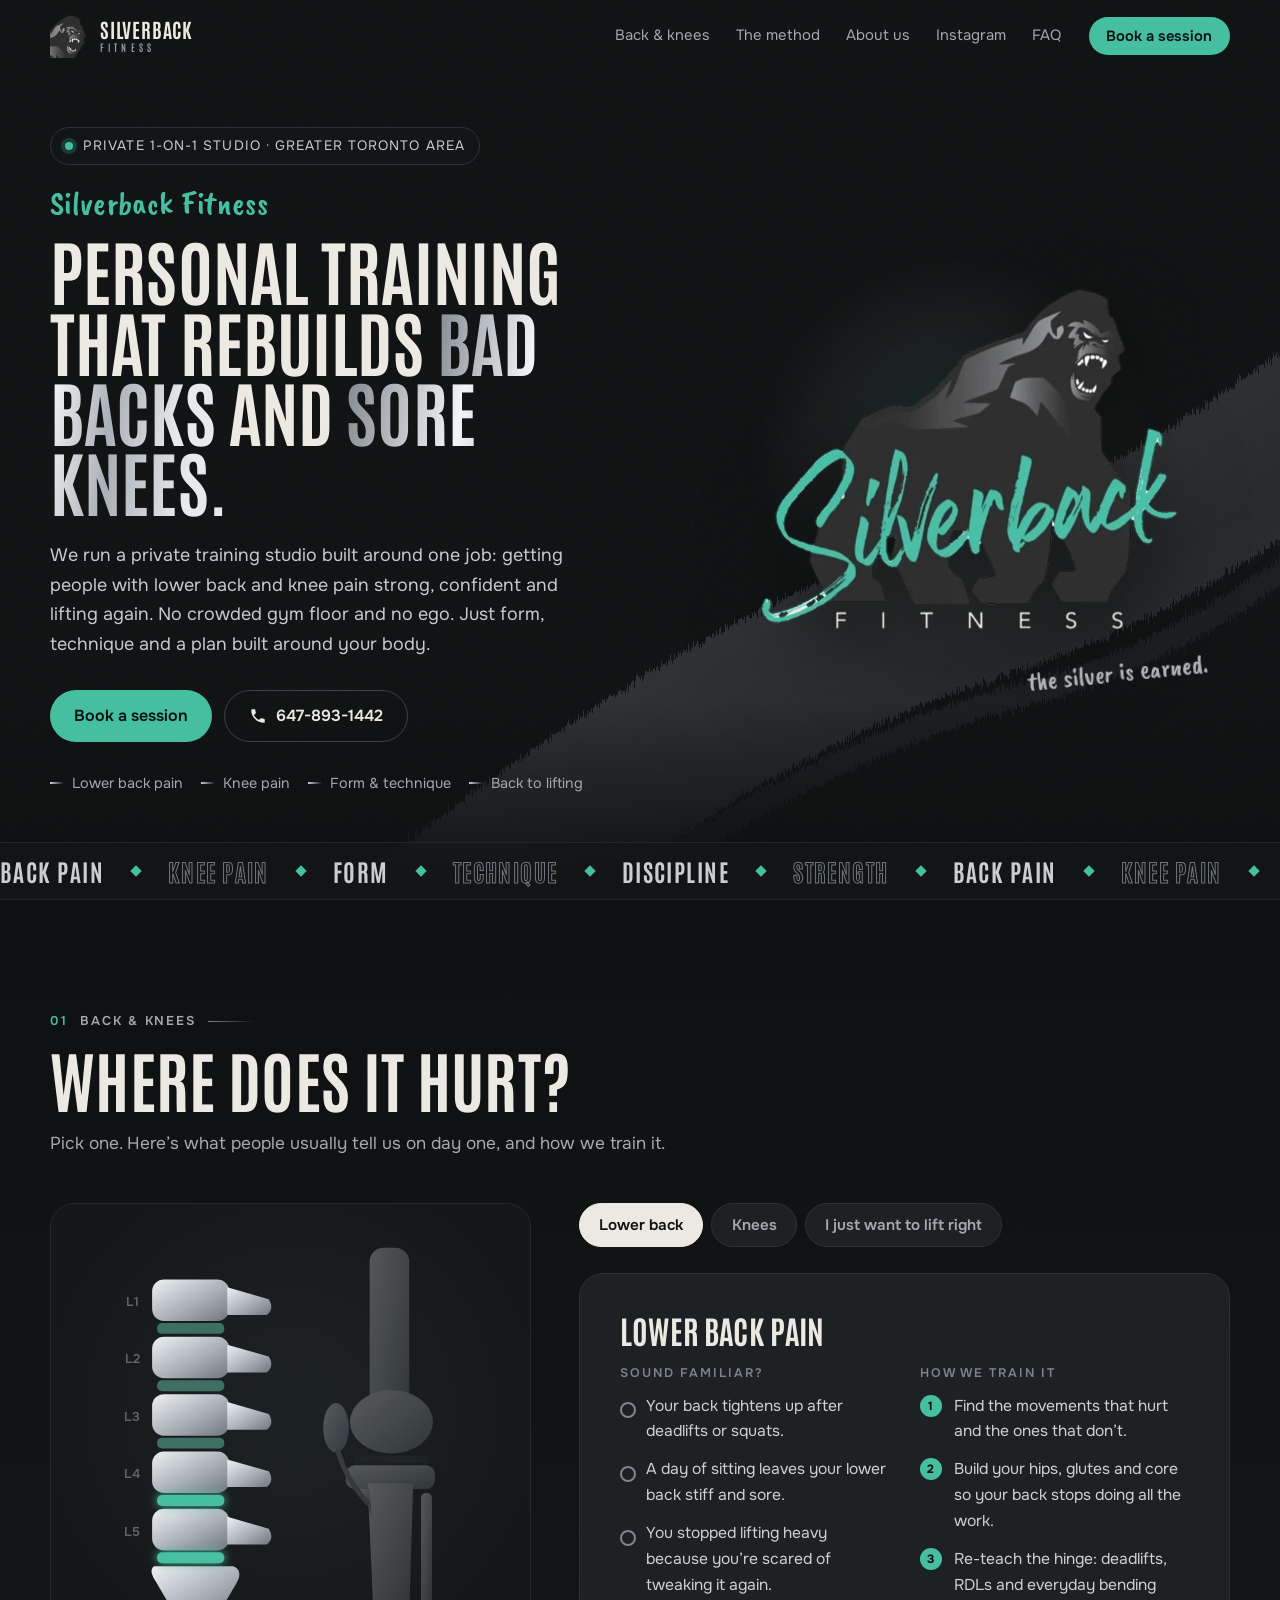
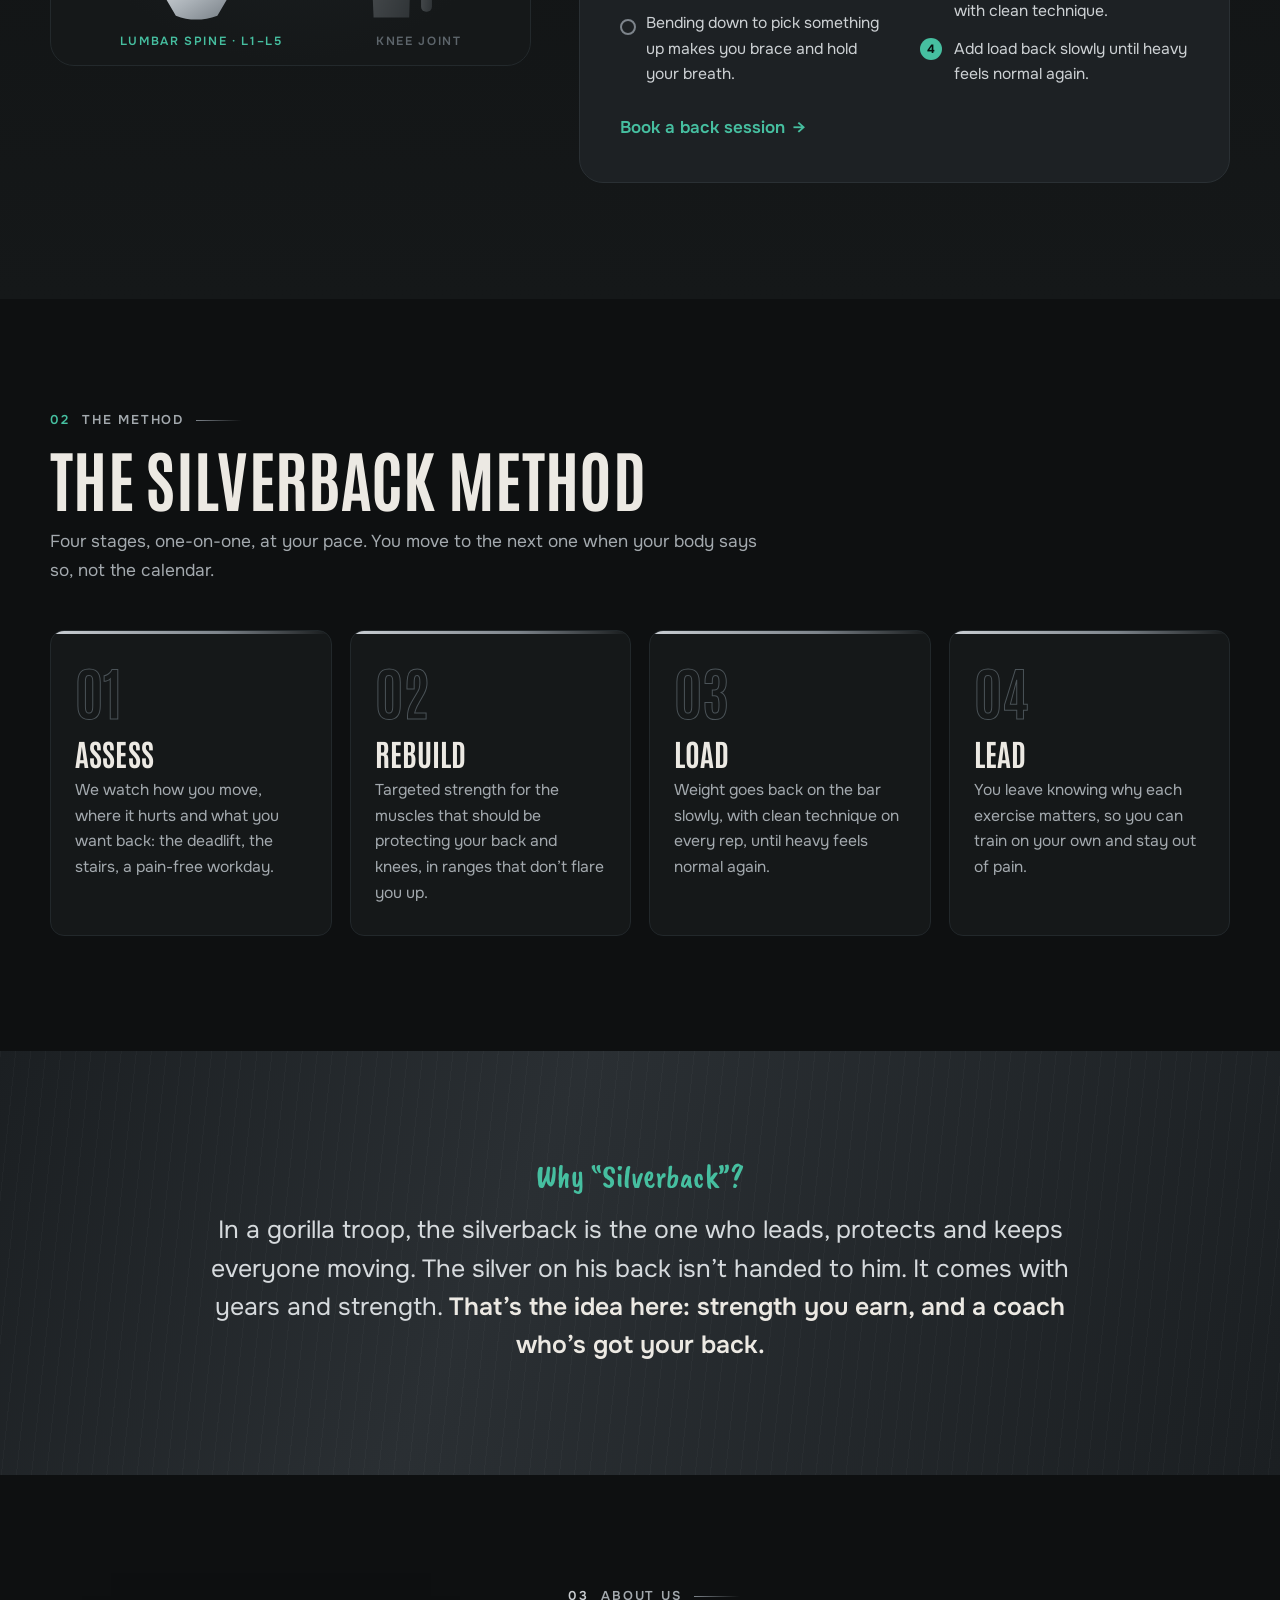
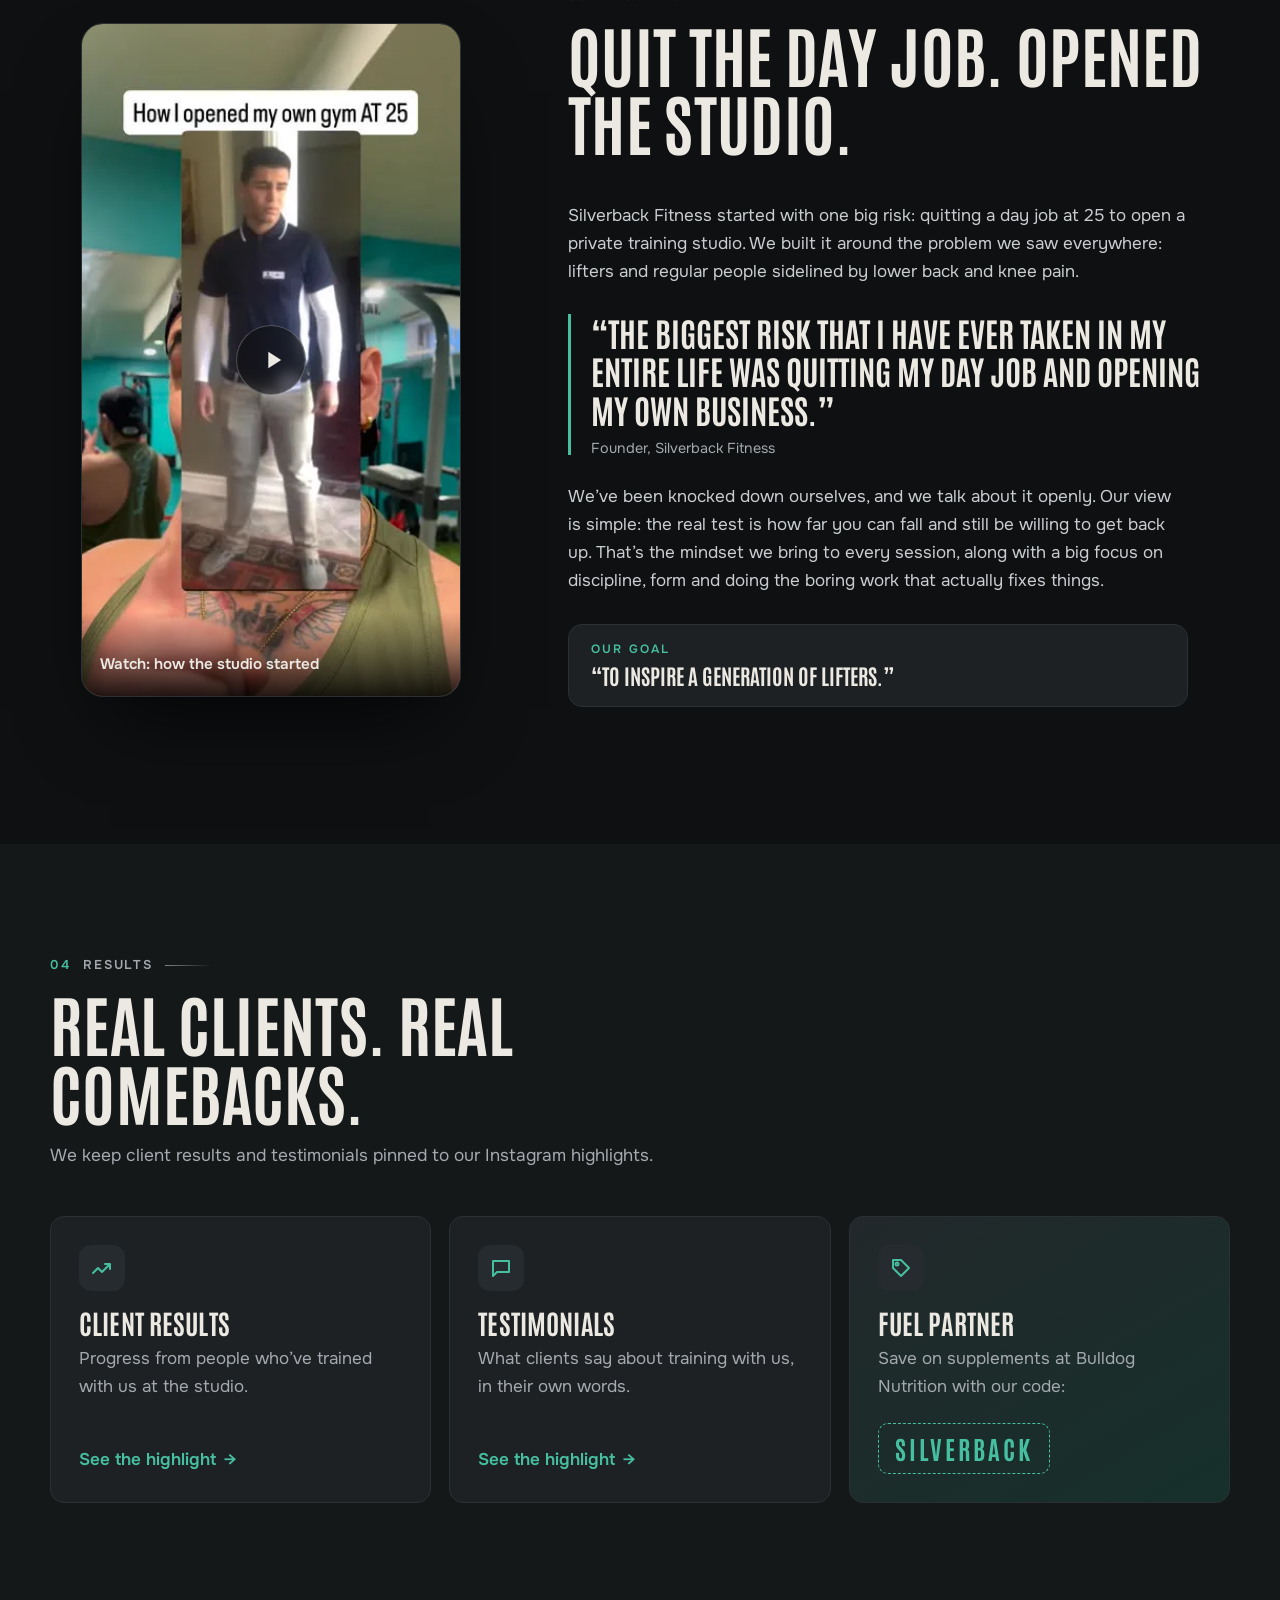
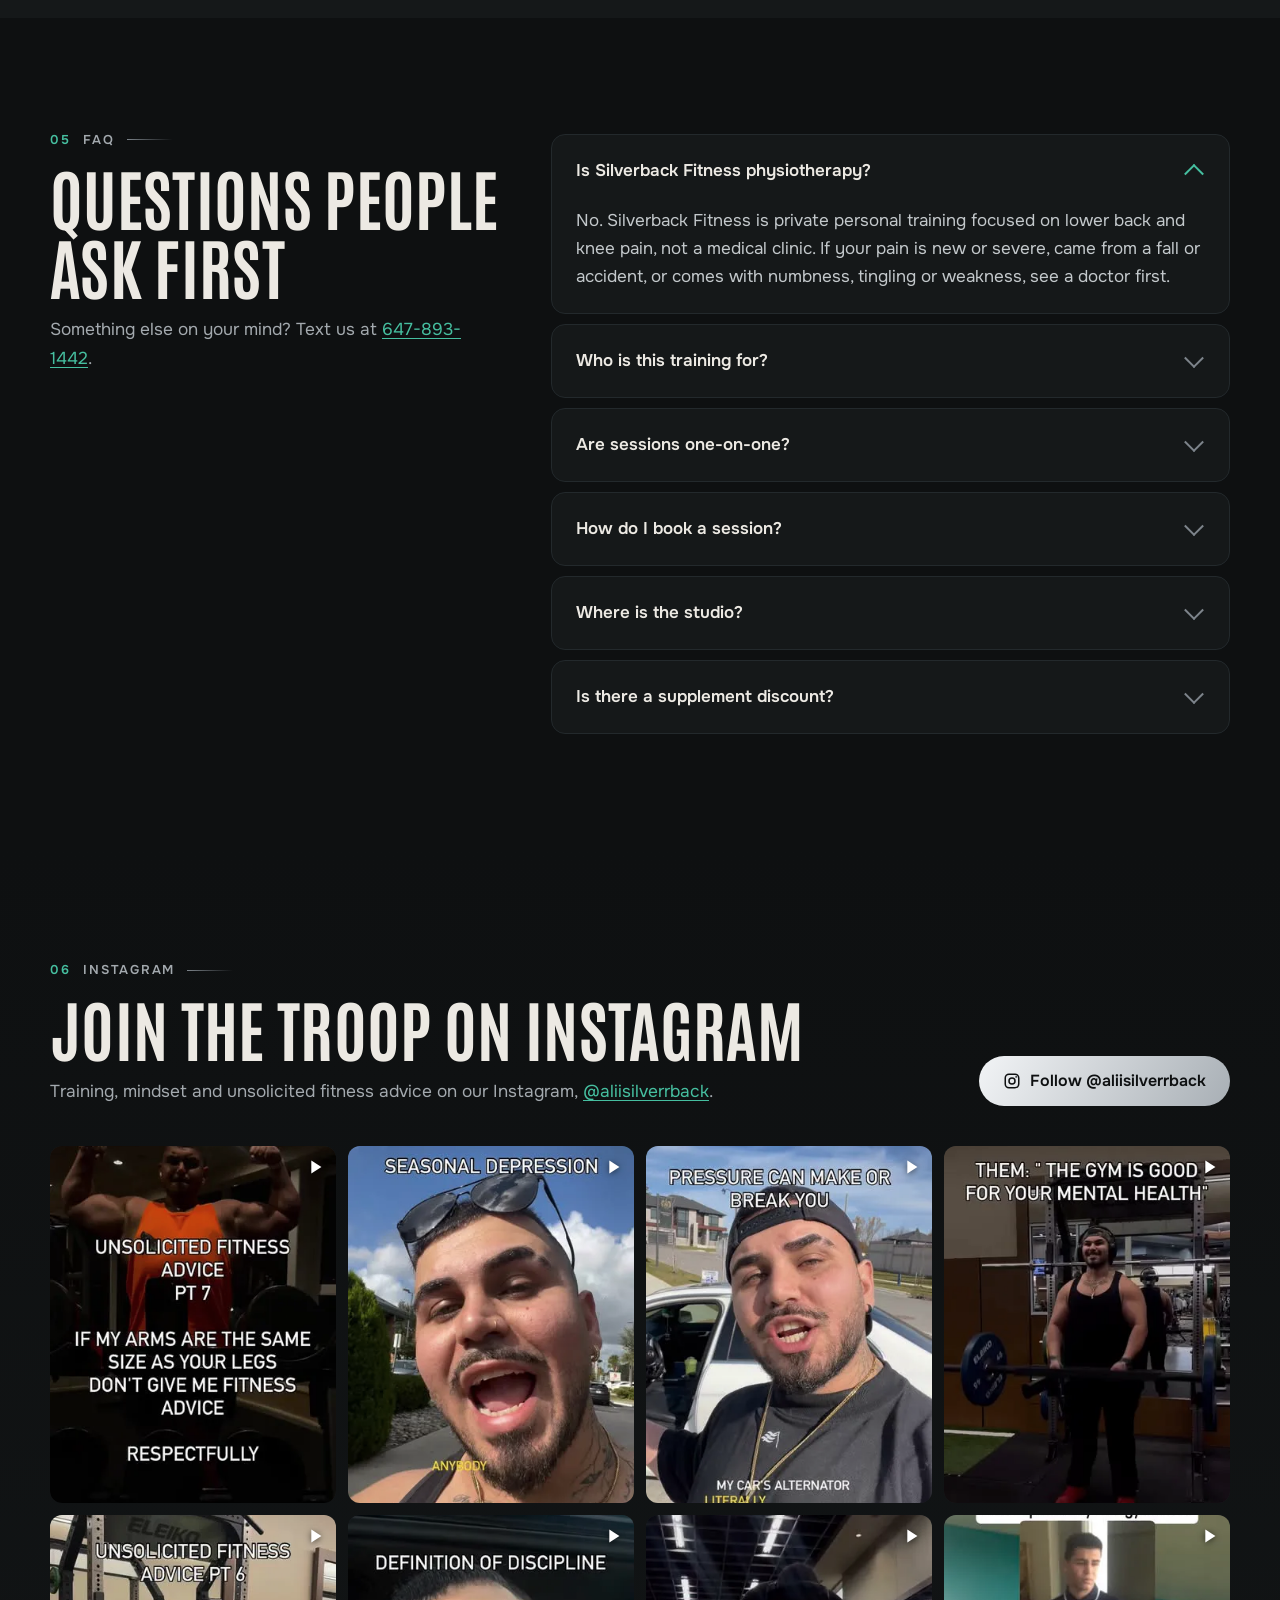
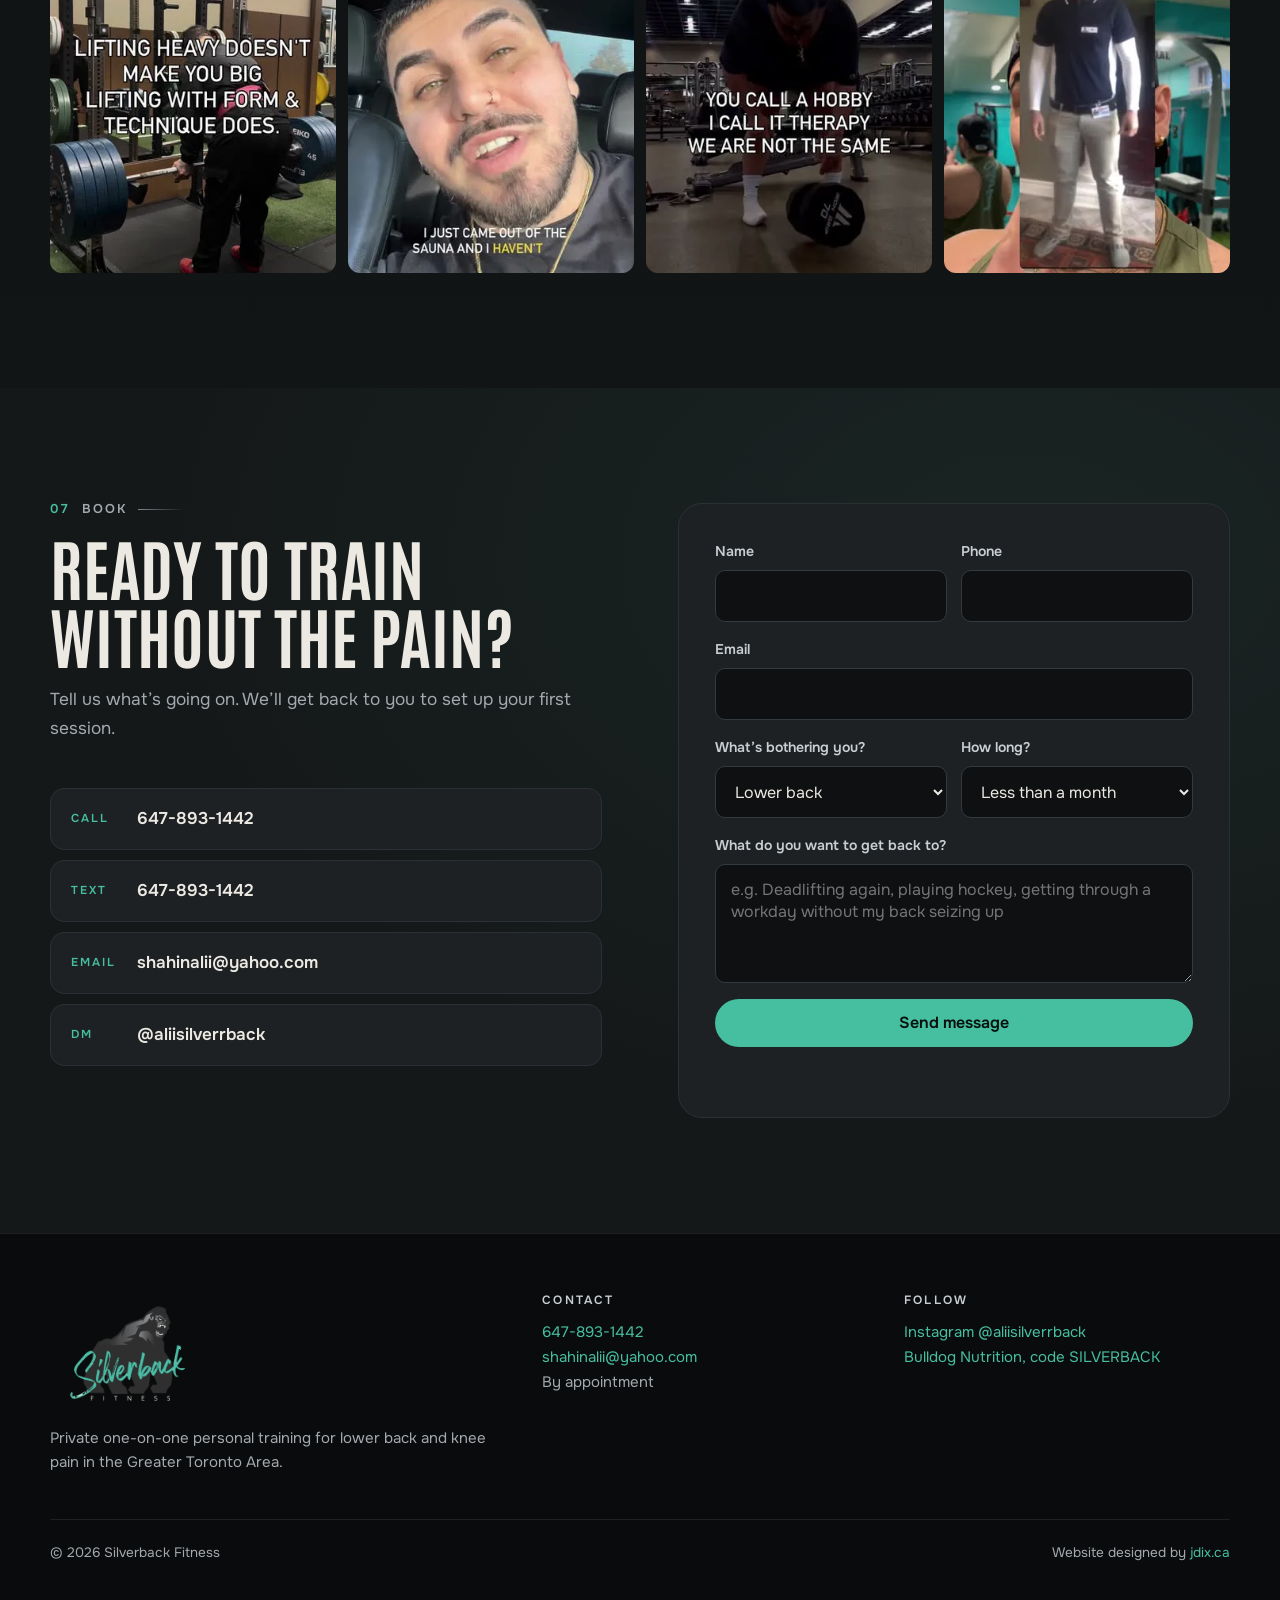
<file: index.html>
<!doctype html>
<html lang="en-CA">
<head>
<meta charset="utf-8">
<meta name="viewport" content="width=device-width, initial-scale=1">
<title>Silverback Fitness | Back &amp; Knee Pain Personal Training, GTA</title>
<meta name="description" content="Private one-on-one personal training for lower back and knee pain in the GTA. Rebuild strength, fix your form, lift again. Call or text 647-893-1442.">
<link rel="canonical" href="https://alisilverback.ca/">
<meta name="theme-color" content="#0e1011">

<meta property="og:type" content="website">
<meta property="og:site_name" content="Silverback Fitness">
<meta property="og:title" content="Silverback Fitness | Back &amp; knee rehab personal training">
<meta property="og:description" content="Private 1-on-1 training for people with lower back and knee pain. Get strong, fix your form, lift again.">
<meta property="og:image" content="https://alisilverback.ca/assets/og.png">
<meta property="og:image:width" content="1200">
<meta property="og:image:height" content="630">
<meta property="og:image:alt" content="Silverback Fitness gorilla logo with the words Back and knee rehab personal training">
<meta property="og:url" content="https://alisilverback.ca/">
<meta property="og:locale" content="en_CA">
<meta name="twitter:card" content="summary_large_image">

<link rel="icon" href="favicon.png" type="image/png">
<link rel="apple-touch-icon" href="apple-touch-icon.png">
<link rel="preconnect" href="https://fonts.googleapis.com">
<link rel="preconnect" href="https://fonts.gstatic.com" crossorigin>
<link href="https://fonts.googleapis.com/css2?family=Antonio:wght@500;700&family=Caveat+Brush&family=Onest:wght@400;500;600;700&display=swap" rel="stylesheet">
<link rel="stylesheet" href="assets/css/site.css?v=3">

<script type="application/ld+json">
{
  "@context": "https://schema.org",
  "@graph": [
    {
      "@type": "ExerciseGym",
      "@id": "https://alisilverback.ca/#business",
      "name": "Silverback Fitness",
      "description": "Private one-on-one personal training studio focused on rehab training for lower back and knee pain.",
      "url": "https://alisilverback.ca/",
      "logo": "https://alisilverback.ca/assets/img/silverback-fitness-logo.webp",
      "image": "https://alisilverback.ca/assets/og.png",
      "telephone": "+1-647-893-1442",
      "email": "shahinalii@yahoo.com",
      "areaServed": { "@type": "AdministrativeArea", "name": "Greater Toronto Area, Ontario" },
      "sameAs": ["https://www.instagram.com/aliisilverrback/"],
      "hasOfferCatalog": {
        "@type": "OfferCatalog",
        "name": "Personal training",
        "itemListElement": [
          { "@type": "Offer", "itemOffered": { "@type": "Service", "name": "Lower back pain rehab training" } },
          { "@type": "Offer", "itemOffered": { "@type": "Service", "name": "Knee pain rehab training" } },
          { "@type": "Offer", "itemOffered": { "@type": "Service", "name": "Strength, form and technique coaching" } }
        ]
      }
    },
    {
      "@type": "WebSite",
      "@id": "https://alisilverback.ca/#website",
      "url": "https://alisilverback.ca/",
      "name": "Silverback Fitness",
      "publisher": { "@id": "https://alisilverback.ca/#business" }
    }
  ]
}
</script>
</head>
<body>
<a class="skip" href="#main">Skip to content</a>

<!-- spine scroll rail: five lumbar vertebrae light up silver as you read -->
<div class="spine" aria-hidden="true">
  <span></span><span></span><span></span><span></span><span></span>
</div>

<header class="top" data-top>
  <div class="wrap top-in">
    <a class="brand" href="#top" aria-label="Silverback Fitness, back to top">
      <img src="assets/img/silverback-gorilla-mark.webp" alt="" width="120" height="130">
      <span class="brand-word">Silverback<em>Fitness</em></span>
    </a>
    <nav class="nav" aria-label="Main">
      <a href="#pain">Back &amp; knees</a>
      <a href="#method">The method</a>
      <a href="#about">About us</a>
      <a href="#instagram">Instagram</a>
      <a href="#faq">FAQ</a>
    </nav>
    <a class="btn btn-sm" href="#contact">Book a session</a>
  </div>
</header>

<main id="main">

<!-- HERO -->
<section class="hero" id="top">
  <div class="hero-bg" aria-hidden="true">
    <svg class="saddle" viewBox="0 0 1200 700" preserveAspectRatio="xMidYMid slice">
      <defs>
        <linearGradient id="silver" x1="0" y1="0" x2="1" y2="1">
          <stop offset="0" stop-color="#5d646b"/>
          <stop offset=".35" stop-color="#e9edf0"/>
          <stop offset=".55" stop-color="#9da4ab"/>
          <stop offset=".8" stop-color="#d7dce0"/>
          <stop offset="1" stop-color="#4b5157"/>
        </linearGradient>
        <filter id="brush" x="-10%" y="-20%" width="120%" height="140%">
          <feTurbulence type="fractalNoise" baseFrequency=".9 .035" numOctaves="2" seed="7" result="n"/>
          <feDisplacementMap in="SourceGraphic" in2="n" scale="16" xChannelSelector="R" yChannelSelector="G"/>
        </filter>
      </defs>
      <path class="saddle-stroke" d="M380 760 C 560 620, 700 520, 860 470 S 1120 330, 1300 200" stroke="url(#silver)" stroke-width="120" fill="none" stroke-linecap="round" filter="url(#brush)"/>
      <path class="saddle-stroke s2" d="M420 800 C 600 680, 740 580, 900 540 S 1150 400, 1300 280" stroke="url(#silver)" stroke-width="18" fill="none" stroke-linecap="round" filter="url(#brush)" opacity=".5"/>
    </svg>
  </div>

  <div class="wrap hero-in">
    <div class="hero-copy">
      <p class="eyebrow"><span class="dot"></span>Private 1-on-1 studio · Greater Toronto Area</p>
      <h1>
        <span class="h1-brand">Silverback Fitness</span>
        <span class="h1-main">Personal training that rebuilds <em>bad backs</em> and <em>sore knees.</em></span>
      </h1>
      <p class="lede">We run a private training studio built around one job: getting people with lower back and knee pain strong, confident and lifting again. No crowded gym floor and no ego. Just form, technique and a plan built around your body.</p>
      <div class="hero-cta">
        <a class="btn" href="#contact">Book a session</a>
        <a class="btn btn-ghost" href="tel:+16478931442"><svg viewBox="0 0 24 24" aria-hidden="true"><path d="M6.6 10.8a15.1 15.1 0 0 0 6.6 6.6l2.2-2.2a1 1 0 0 1 1-.25 11.4 11.4 0 0 0 3.6.57 1 1 0 0 1 1 1V20a1 1 0 0 1-1 1A17 17 0 0 1 3 4a1 1 0 0 1 1-1h3.5a1 1 0 0 1 1 1c0 1.25.2 2.45.57 3.6a1 1 0 0 1-.25 1z"/></svg>647-893-1442</a>
      </div>
      <ul class="hero-tags" aria-label="What Silverback Fitness focuses on">
        <li>Lower back pain</li><li>Knee pain</li><li>Form &amp; technique</li><li>Back to lifting</li>
      </ul>
    </div>
    <div class="hero-art">
      <div class="glow" aria-hidden="true"></div>
      <img class="hero-logo" src="assets/img/silverback-fitness-logo.webp" alt="Silverback Fitness logo: a roaring silverback gorilla with the word Silverback in teal brush script" width="720" height="574" fetchpriority="high">
      <p class="hero-note" aria-hidden="true">the silver is earned.</p>
    </div>
  </div>

  <div class="ticker" aria-hidden="true">
    <div class="ticker-track">
      <span>Back pain</span><i></i><span>Knee pain</span><i></i><span>Form</span><i></i><span>Technique</span><i></i><span>Discipline</span><i></i><span>Strength</span><i></i>
      <span>Back pain</span><i></i><span>Knee pain</span><i></i><span>Form</span><i></i><span>Technique</span><i></i><span>Discipline</span><i></i><span>Strength</span><i></i>
    </div>
  </div>
</section>

<!-- WHERE DOES IT HURT -->
<section class="sec pain" id="pain">
  <div class="wrap">
    <div class="sec-head reveal">
      <p class="num">01 <span>Back &amp; knees</span></p>
      <h2>Where does it hurt?</h2>
      <p class="sub">Pick one. Here’s what people usually tell us on day one, and how we train it.</p>
    </div>

    <div class="pain-grid">
      <figure class="anat reveal">
        <svg viewBox="0 0 440 400" aria-hidden="true">
          <defs>
            <linearGradient id="bone" x1="0" y1="0" x2="1" y2="1">
              <stop offset="0" stop-color="#eef1f3"/><stop offset=".55" stop-color="#aab1b7"/><stop offset="1" stop-color="#6f777e"/>
            </linearGradient>
            <filter id="glow" x="-50%" y="-200%" width="200%" height="500%"><feGaussianBlur stdDeviation="5" result="b"/><feMerge><feMergeNode in="b"/><feMergeNode in="SourceGraphic"/></feMerge></filter>
          </defs>
          <!-- lumbar spine, side view (front of body to the left) -->
          <g class="zone" data-zone="back">
            <g class="labels"><text x="60" y="77">L1</text><text x="60" y="135">L2</text><text x="60" y="193">L3</text><text x="60" y="251">L4</text><text x="60" y="309">L5</text></g>
            <g class="bones">
              <rect x="80" y="50" width="78" height="42" rx="12"/><path d="M156 58 L198 70 Q204 80 196 86 L156 86 Z"/>
              <rect x="80" y="108" width="78" height="42" rx="12"/><path d="M156 116 L198 128 Q204 138 196 144 L156 144 Z"/>
              <rect x="80" y="166" width="78" height="42" rx="12"/><path d="M156 174 L198 186 Q204 196 196 202 L156 202 Z"/>
              <rect x="80" y="224" width="78" height="42" rx="12"/><path d="M156 232 L198 244 Q204 254 196 260 L156 260 Z"/>
              <rect x="80" y="282" width="78" height="42" rx="12"/><path d="M156 290 L198 302 Q204 312 196 318 L156 318 Z"/>
              <path d="M82 340 L162 340 Q172 344 166 356 L146 390 Q124 398 104 390 L84 356 Q76 344 82 340 Z"/>
            </g>
            <g class="discs">
              <rect x="85" y="94" width="68" height="11" rx="5"/><rect x="85" y="152" width="68" height="11" rx="5"/><rect x="85" y="210" width="68" height="11" rx="5"/><rect class="key" x="85" y="268" width="68" height="11" rx="5"/><rect class="key" x="85" y="326" width="68" height="11" rx="5"/>
            </g>
            <g class="spot"><circle cx="119" cy="273" r="34" class="ring"/></g>
          </g>
          <!-- knee, side view (kneecap to the left) -->
          <g class="zone" data-zone="knee">
            <g class="bones">
              <rect x="300" y="18" width="40" height="170" rx="14"/>
              <ellipse cx="322" cy="194" rx="42" ry="32"/>
              <ellipse cx="266" cy="200" rx="13" ry="25"/>
              <rect x="276" y="238" width="90" height="24" rx="9"/>
              <path d="M298 256 L344 256 L340 392 L304 392 Z"/>
              <path d="M290 262 Q298 276 302 290 L300 262 Z"/>
              <rect x="352" y="266" width="11" height="120" rx="5"/>
            </g>
            <path class="tendon" d="M268 224 Q276 252 298 276"/>
            <g class="discs"><rect class="key" x="284" y="228" width="76" height="8" rx="4"/></g>
            <g class="spot"><circle cx="320" cy="232" r="34" class="ring"/></g>
          </g>
        </svg>
        <figcaption><span data-cap="back">Lumbar spine · L1–L5</span><span data-cap="knee">Knee joint</span></figcaption>
      </figure>

      <div class="pain-ui">
        <div class="pain-tabs" role="tablist" aria-label="Choose an area">
          <button role="tab" id="t-back" aria-controls="p-back" aria-selected="true" data-tab="back">Lower back</button>
          <button role="tab" id="t-knee" aria-controls="p-knee" aria-selected="false" data-tab="knee" tabindex="-1">Knees</button>
          <button role="tab" id="t-lift" aria-controls="p-lift" aria-selected="false" data-tab="lift" tabindex="-1">I just want to lift right</button>
        </div>

        <div class="pain-panel" role="tabpanel" id="p-back" aria-labelledby="t-back">
          <h3>Lower back pain</h3>
          <div class="cols">
            <div>
              <p class="label">Sound familiar?</p>
              <ul class="ticks">
                <li>Your back tightens up after deadlifts or squats.</li>
                <li>A day of sitting leaves your lower back stiff and sore.</li>
                <li>You stopped lifting heavy because you’re scared of tweaking it again.</li>
                <li>Bending down to pick something up makes you brace and hold your breath.</li>
              </ul>
            </div>
            <div>
              <p class="label">How we train it</p>
              <ol class="steps-mini">
                <li>Find the movements that hurt and the ones that don’t.</li>
                <li>Build your hips, glutes and core so your back stops doing all the work.</li>
                <li>Re-teach the hinge: deadlifts, RDLs and everyday bending with clean technique.</li>
                <li>Add load back slowly until heavy feels normal again.</li>
              </ol>
            </div>
          </div>
          <a class="link-arrow" href="#contact" data-prefill="Lower back">Book a back session <span aria-hidden="true">→</span></a>
        </div>

        <div class="pain-panel" role="tabpanel" id="p-knee" aria-labelledby="t-knee" hidden>
          <h3>Knee pain</h3>
          <div class="cols">
            <div>
              <p class="label">Sound familiar?</p>
              <ul class="ticks">
                <li>Stairs, squats or lunges make your knees ache.</li>
                <li>Your knees click or feel shaky under load.</li>
                <li>Running or sports flare it up for days.</li>
                <li>Someone told you to just “stop squatting.”</li>
              </ul>
            </div>
            <div>
              <p class="label">How we train it</p>
              <ol class="steps-mini">
                <li>Watch how your hips, knees and ankles track together.</li>
                <li>Strengthen quads, glutes and hamstrings in ranges that feel good.</li>
                <li>Rebuild the squat step by step. Depth and weight get earned.</li>
                <li>Get you back to the stairs, the field and the squat rack.</li>
              </ol>
            </div>
          </div>
          <a class="link-arrow" href="#contact" data-prefill="Knees">Book a knee session <span aria-hidden="true">→</span></a>
        </div>

        <div class="pain-panel" role="tabpanel" id="p-lift" aria-labelledby="t-lift" hidden>
          <h3>Lifting with form &amp; technique</h3>
          <blockquote class="pull">“Lifting heavy doesn’t make you big. Lifting with form &amp; technique does.”<cite>Silverback Fitness, on Instagram</cite></blockquote>
          <p>No pain, just tired of guessing? We coach the big lifts one-on-one so you build strength without building injuries. Squat, hinge, press and pull, done properly, with a plan you can keep running on your own.</p>
          <a class="link-arrow" href="#contact" data-prefill="Strength and technique">Book a technique session <span aria-hidden="true">→</span></a>
        </div>
      </div>
    </div>
  </div>
</section>

<!-- METHOD -->
<section class="sec method" id="method">
  <div class="wrap">
    <div class="sec-head reveal">
      <p class="num">02 <span>The method</span></p>
      <h2>The Silverback method</h2>
      <p class="sub">Four stages, one-on-one, at your pace. You move to the next one when your body says so, not the calendar.</p>
    </div>
    <ol class="method-list">
      <li class="reveal"><span class="m-num">01</span><h3>Assess</h3><p>We watch how you move, where it hurts and what you want back: the deadlift, the stairs, a pain-free workday.</p></li>
      <li class="reveal"><span class="m-num">02</span><h3>Rebuild</h3><p>Targeted strength for the muscles that should be protecting your back and knees, in ranges that don’t flare you up.</p></li>
      <li class="reveal"><span class="m-num">03</span><h3>Load</h3><p>Weight goes back on the bar slowly, with clean technique on every rep, until heavy feels normal again.</p></li>
      <li class="reveal"><span class="m-num">04</span><h3>Lead</h3><p>You leave knowing why each exercise matters, so you can train on your own and stay out of pain.</p></li>
    </ol>
  </div>
</section>

<!-- WHY SILVERBACK -->
<section class="why">
  <div class="wrap why-in reveal">
    <p class="why-kicker">Why “Silverback”?</p>
    <p class="why-text">In a gorilla troop, the silverback is the one who leads, protects and keeps everyone moving. The silver on his back isn’t handed to him. It comes with years and strength. <strong>That’s the idea here: strength you earn, and a coach who’s got your back.</strong></p>
  </div>
</section>

<!-- ABOUT -->
<section class="sec about" id="about">
  <div class="wrap about-grid">
    <div class="about-media reveal">
      <a class="reel" href="https://www.instagram.com/reel/DZLrXMgRWpS/" target="_blank" rel="noopener">
        <img src="assets/img/ig/how-i-opened-my-gym-at-25.webp" alt="Instagram reel about opening the Silverback Fitness studio at 25, from the old day job to the training floor" width="361" height="640" loading="lazy">
        <span class="reel-play" aria-hidden="true"><svg viewBox="0 0 24 24"><path d="M8 5v14l11-7z"/></svg></span>
        <span class="reel-cap">Watch: how the studio started</span>
      </a>
    </div>
    <div class="about-copy">
      <div class="sec-head reveal">
        <p class="num">03 <span>About us</span></p>
        <h2>Quit the day job. Opened the studio.</h2>
      </div>
      <p class="reveal">Silverback Fitness started with one big risk: quitting a day job at 25 to open a private training studio. We built it around the problem we saw everywhere: lifters and regular people sidelined by lower back and knee pain.</p>
      <blockquote class="pull reveal">“The biggest risk that I have ever taken in my entire life was quitting my day job and opening my own business.”<cite>Founder, Silverback Fitness</cite></blockquote>
      <p class="reveal">We’ve been knocked down ourselves, and we talk about it openly. Our view is simple: the real test is how far you can fall and still be willing to get back up. That’s the mindset we bring to every session, along with a big focus on discipline, form and doing the boring work that actually fixes things.</p>
      <p class="mission reveal"><span>Our goal</span>“To inspire a generation of lifters.”</p>
    </div>
  </div>
</section>

<!-- RESULTS + PARTNER -->
<section class="sec results" id="results">
  <div class="wrap">
    <div class="sec-head reveal">
      <p class="num">04 <span>Results</span></p>
      <h2>Real clients. Real comebacks.</h2>
      <p class="sub">We keep client results and testimonials pinned to our Instagram highlights.</p>
    </div>
    <div class="cards">
      <a class="card reveal" href="https://www.instagram.com/aliisilverrback/" target="_blank" rel="noopener">
        <span class="card-icon" aria-hidden="true"><svg viewBox="0 0 24 24"><path d="M3 17l5-5 4 4 8-8M15 8h5v5"/></svg></span>
        <h3>Client Results</h3>
        <p>Progress from people who’ve trained with us at the studio.</p>
        <span class="link-arrow">See the highlight <span aria-hidden="true">→</span></span>
      </a>
      <a class="card reveal" href="https://www.instagram.com/aliisilverrback/" target="_blank" rel="noopener">
        <span class="card-icon" aria-hidden="true"><svg viewBox="0 0 24 24"><path d="M4 5h16v11H8l-4 4z"/></svg></span>
        <h3>Testimonials</h3>
        <p>What clients say about training with us, in their own words.</p>
        <span class="link-arrow">See the highlight <span aria-hidden="true">→</span></span>
      </a>
      <a class="card card-partner reveal" href="https://www.bulldognutrition.ca/discount/SILVERBACK" target="_blank" rel="noopener sponsored">
        <span class="card-icon" aria-hidden="true"><svg viewBox="0 0 24 24"><path d="M20 12l-8 8-8-8V4h8z"/><circle cx="8" cy="8" r="1.5"/></svg></span>
        <h3>Fuel partner</h3>
        <p>Save on supplements at Bulldog Nutrition with our code:</p>
        <span class="code">SILVERBACK</span>
      </a>
    </div>
  </div>
</section>

<!-- FAQ -->
<section class="sec faq" id="faq">
  <div class="wrap faq-grid">
    <div class="sec-head reveal">
      <p class="num">05 <span>FAQ</span></p>
      <h2>Questions people ask first</h2>
      <p class="sub">Something else on your mind? Text us at <a href="sms:+16478931442">647-893-1442</a>.</p>
    </div>
    <div class="faq-list">
      <details class="reveal" open>
        <summary>Is Silverback Fitness physiotherapy?</summary>
        <p>No. Silverback Fitness is private personal training focused on lower back and knee pain, not a medical clinic. If your pain is new or severe, came from a fall or accident, or comes with numbness, tingling or weakness, see a doctor first.</p>
      </details>
      <details class="reveal">
        <summary>Who is this training for?</summary>
        <p>Adults with nagging lower back or knee pain who want to get strong instead of resting forever, lifters who keep getting hurt, and anyone who wants to learn the big lifts with proper form and technique.</p>
      </details>
      <details class="reveal">
        <summary>Are sessions one-on-one?</summary>
        <p>Yes. Silverback Fitness is a private training studio, so it’s just you and your coach, not a crowded gym floor.</p>
      </details>
      <details class="reveal">
        <summary>How do I book a session?</summary>
        <p>Call or text us at <a href="tel:+16478931442">647-893-1442</a>, email <a href="mailto:shahinalii@yahoo.com">shahinalii@yahoo.com</a>, or use the form below. Tell us what hurts, how long it’s been going on and what you want to get back to.</p>
      </details>
      <details class="reveal">
        <summary>Where is the studio?</summary>
        <p>Silverback Fitness is a private studio in the Greater Toronto Area. We send the exact address when you book.</p>
      </details>
      <details class="reveal">
        <summary>Is there a supplement discount?</summary>
        <p>Yes. Use code <strong>SILVERBACK</strong> at <a href="https://www.bulldognutrition.ca/discount/SILVERBACK" target="_blank" rel="noopener sponsored">Bulldog Nutrition</a>.</p>
      </details>
    </div>
  </div>
</section>

<!-- INSTAGRAM -->
<section class="sec insta" id="instagram" data-feed="instagram">
  <div class="wrap">
    <div class="insta-head reveal">
      <div>
        <p class="num">06 <span>Instagram</span></p>
        <h2>Join the troop on Instagram</h2>
        <p class="sub">Training, mindset and unsolicited fitness advice on our Instagram, <a href="https://www.instagram.com/aliisilverrback/" target="_blank" rel="noopener">@aliisilverrback</a>.</p>
      </div>
      <a class="btn btn-ig" href="https://www.instagram.com/aliisilverrback/" target="_blank" rel="noopener">
        <svg viewBox="0 0 24 24" aria-hidden="true"><rect x="3" y="3" width="18" height="18" rx="5"/><circle cx="12" cy="12" r="4"/><circle cx="17.5" cy="6.5" r="1.1"/></svg>Follow @aliisilverrback
      </a>
    </div>
    <ul class="ig-grid" data-feed-list>
      <li><a class="ig-tile" href="https://www.instagram.com/reel/DfU-xfAT_Vb/" target="_blank" rel="noopener"><img src="assets/img/ig/unsolicited-fitness-advice.webp" alt="Unsolicited fitness advice part 7 reel, a trainer flexing in the gym" width="361" height="640" loading="lazy"><span class="ig-cap">Unsolicited fitness advice, pt 7.</span></a></li>
      <li><a class="ig-tile" href="https://www.instagram.com/reel/DfFxEySPfbX/" target="_blank" rel="noopener"><img src="assets/img/ig/seasonal-depression-vitamin-d.webp" alt="Trainer outdoors in a reel about seasonal depression and vitamin D" width="361" height="640" loading="lazy"><span class="ig-cap">Living in the north is hard and seasonal depression is real.</span></a></li>
      <li><a class="ig-tile" href="https://www.instagram.com/reel/De170Zmx6rd/" target="_blank" rel="noopener"><img src="assets/img/ig/pressure-mindset.webp" alt="Reel titled Pressure can make or break you" width="361" height="640" loading="lazy"><span class="ig-cap">Mindset is the biggest reason you’ll overcome anything.</span></a></li>
      <li><a class="ig-tile" href="https://www.instagram.com/reel/DewfZE_RdHy/" target="_blank" rel="noopener"><img src="assets/img/ig/gym-mental-health.webp" alt="Trainer smiling at a barbell in a reel about the gym and mental health" width="361" height="640" loading="lazy"><span class="ig-cap">“The gym is good for your mental health.”</span></a></li>
      <li><a class="ig-tile" href="https://www.instagram.com/reel/Deo9u8ax7Wi/" target="_blank" rel="noopener"><img src="assets/img/ig/lifting-with-form-and-technique.webp" alt="Heavy barbell lift in a squat rack, captioned lifting with form and technique" width="361" height="640" loading="lazy"><span class="ig-cap">Lifting heavy doesn’t make you big. Form &amp; technique does.</span></a></li>
      <li><a class="ig-tile" href="https://www.instagram.com/reel/DecGVkbxpxh/" target="_blank" rel="noopener"><img src="assets/img/ig/definition-of-discipline.webp" alt="Trainer in a car after the sauna, in a reel titled Definition of discipline" width="361" height="640" loading="lazy"><span class="ig-cap">Discipline is doing what you hate because it has to be done.</span></a></li>
      <li><a class="ig-tile" href="https://www.instagram.com/reel/DeYL7PKMTdn/" target="_blank" rel="noopener"><img src="assets/img/ig/training-as-therapy.webp" alt="Lifter deadlifting in a dark gym, captioned You call it a hobby, I call it therapy" width="361" height="640" loading="lazy"><span class="ig-cap">The cheapest and most underrated form of therapy.</span></a></li>
      <li><a class="ig-tile" href="https://www.instagram.com/reel/DZLrXMgRWpS/" target="_blank" rel="noopener"><img src="assets/img/ig/how-i-opened-my-gym-at-25.webp" alt="Reel titled How I opened my own gym at 25" width="361" height="640" loading="lazy"><span class="ig-cap">How Silverback Fitness started, and the story behind it.</span></a></li>
    </ul>
  </div>
</section>

<!-- CONTACT -->
<section class="sec contact" id="contact">
  <div class="wrap contact-grid">
    <div class="contact-copy">
      <div class="sec-head reveal">
        <p class="num">07 <span>Book</span></p>
        <h2>Ready to train without the pain?</h2>
        <p class="sub">Tell us what’s going on. We’ll get back to you to set up your first session.</p>
      </div>
      <ul class="direct reveal">
        <li><a href="tel:+16478931442"><span>Call</span>647-893-1442</a></li>
        <li><a href="sms:+16478931442"><span>Text</span>647-893-1442</a></li>
        <li><a href="mailto:shahinalii@yahoo.com"><span>Email</span>shahinalii@yahoo.com</a></li>
        <li><a href="https://www.instagram.com/aliisilverrback/" target="_blank" rel="noopener"><span>DM</span>@aliisilverrback</a></li>
      </ul>
    </div>

    <form class="form reveal" data-contact-form novalidate>
      <div class="row2">
        <label>Name<input name="name" autocomplete="name" required></label>
        <label>Phone<input name="phone" type="tel" autocomplete="tel"></label>
      </div>
      <label>Email<input name="email" type="email" autocomplete="email" required></label>
      <div class="row2">
        <label>What’s bothering you?
          <select name="area">
            <option>Lower back</option><option>Knees</option><option>Back and knees</option><option>Strength and technique</option><option>Something else</option>
          </select>
        </label>
        <label>How long?
          <select name="howlong">
            <option>Less than a month</option><option>1–6 months</option><option>6–12 months</option><option>Over a year</option><option>No pain, just want to train</option>
          </select>
        </label>
      </div>
      <label>What do you want to get back to?<textarea name="message" rows="4" placeholder="e.g. Deadlifting again, playing hockey, getting through a workday without my back seizing up" required></textarea></label>
      <button class="btn btn-full" type="submit">Send message</button>
      <p class="form-status" data-form-status role="status" aria-live="polite"></p>
    </form>
  </div>
</section>

</main>

<footer class="foot">
  <div class="wrap foot-in">
    <div class="foot-brand">
      <img src="assets/img/silverback-fitness-logo.webp" alt="Silverback Fitness" width="720" height="574" loading="lazy">
      <p>Private one-on-one personal training for lower back and knee pain in the Greater Toronto Area.</p>
    </div>
    <div>
      <p class="foot-h">Contact</p>
      <p><a href="tel:+16478931442">647-893-1442</a><br><a href="mailto:shahinalii@yahoo.com">shahinalii@yahoo.com</a><br>By appointment</p>
    </div>
    <div>
      <p class="foot-h">Follow</p>
      <p><a href="https://www.instagram.com/aliisilverrback/" target="_blank" rel="noopener">Instagram @aliisilverrback</a><br><a href="https://www.bulldognutrition.ca/discount/SILVERBACK" target="_blank" rel="noopener sponsored">Bulldog Nutrition, code SILVERBACK</a></p>
    </div>
  </div>
  <div class="wrap foot-base">
    <p>© <span data-year>2026</span> Silverback Fitness</p>
    <p>Website designed by <a href="https://jdix.ca" target="_blank" rel="noopener">jdix.ca</a></p>
  </div>
</footer>

<nav class="dock" aria-label="Quick contact">
  <a href="tel:+16478931442">Call</a>
  <a href="sms:+16478931442">Text</a>
  <a href="#contact" class="dock-main">Book</a>
</nav>

<script src="assets/js/site.js?v=3" defer></script>
</body>
</html>
</file>
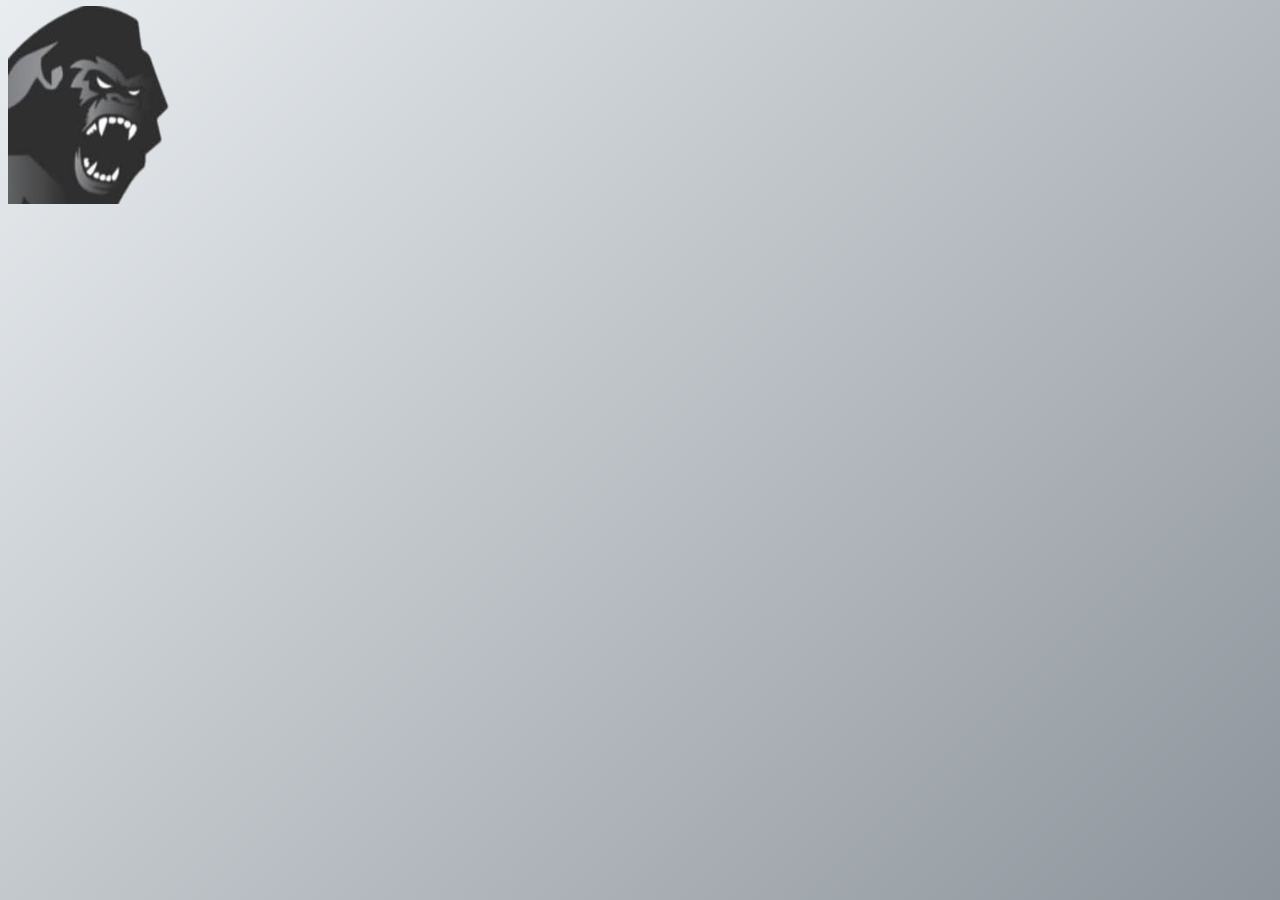
<file: _src/icon-card.html>
<!doctype html><html><head><style>html,body{margin:0;width:180px;height:180px;overflow:hidden;background:#0e1011}
div{position:absolute;inset:0;background:linear-gradient(135deg,#e9edf0,#8d949b)}
img{position:absolute;left:8px;top:6px;width:172px}</style></head><body><div></div><img src="gorilla-head.png"></body></html>
</file>
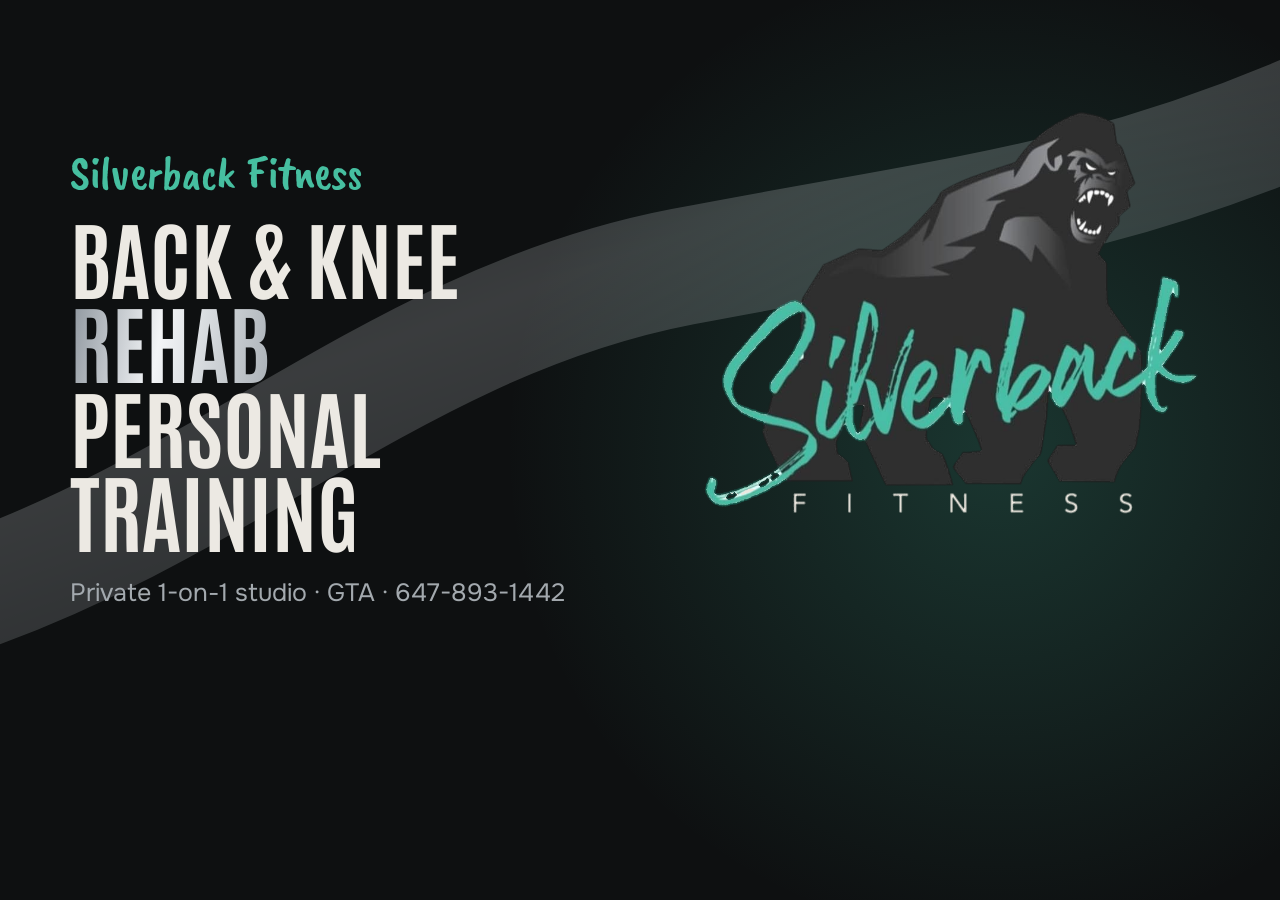
<file: _src/og-card.html>
<!doctype html><html><head><meta charset="utf-8">
<link href="https://fonts.googleapis.com/css2?family=Antonio:wght@700&family=Caveat+Brush&family=Onest:wght@500&display=swap" rel="stylesheet">
<style>
html,body{margin:0;width:1200px;height:630px;overflow:hidden;background:#0e1011;font-family:Onest,sans-serif;color:#ece9e3}
.s{position:absolute;inset:0;background:radial-gradient(circle at 78% 50%,rgba(70,191,160,.22),transparent 45%)}
svg{position:absolute;inset:0;opacity:.2}
img{position:absolute;right:20px;top:60px;width:640px}
.t{position:absolute;left:70px;top:150px;width:520px}
.b{font:400 46px/1 "Caveat Brush";color:#46bfa0}
h1{font:700 86px/.98 Antonio;text-transform:uppercase;margin:18px 0 26px}
h1 em{font-style:normal;background:linear-gradient(100deg,#8a929a,#f3f5f7 45%,#a9b0b6);-webkit-background-clip:text;color:transparent}
p{font-size:25px;color:#a3a9ae;margin:0}
</style></head><body><div class="s"></div>
<svg viewBox="0 0 1200 630"><defs><linearGradient id="g" x1="0" y1="0" x2="1" y2="1"><stop offset="0" stop-color="#5d646b"/><stop offset=".4" stop-color="#e9edf0"/><stop offset="1" stop-color="#4b5157"/></linearGradient></defs><path d="M-40 560 C 220 470, 380 300, 640 250 S 1040 190, 1260 90" stroke="url(#g)" stroke-width="110" fill="none" stroke-linecap="round"/></svg>
<img src="logo-dark.png">
<div class="t"><div class="b">Silverback Fitness</div><h1>Back &amp; knee <em>rehab</em> personal training</h1><p>Private 1-on-1 studio · GTA · 647-893-1442</p></div>
</body></html>
</file>
<file: assets/css/site.css>
/* Silverback Fitness — ink, brushed silver, logo teal */
:root{
  --ink:#0e1011; --coal:#151819; --slate:#1d2124; --line:#2c3236;
  --bone:#ece9e3; --mute:#a3a9ae; --silver:#c9ced3; --silver-d:#7d848b;
  --teal:#46bfa0; --teal-d:#2e8f77; --teal-glow:rgba(70,191,160,.22);
  --f-head:"Antonio","Arial Narrow",sans-serif;
  --f-body:"Onest",system-ui,sans-serif;
  --f-brush:"Caveat Brush","Segoe Print",cursive;
  --r:14px; --wrap:1180px;
}
*{box-sizing:border-box}
html{scroll-behavior:smooth;scroll-padding-top:84px}
@media (prefers-reduced-motion:reduce){html{scroll-behavior:auto}*,*::before,*::after{animation:none!important;transition:none!important}}
body{margin:0;background:var(--ink);color:var(--bone);font:400 17px/1.65 var(--f-body);-webkit-font-smoothing:antialiased;overflow-x:hidden}
body::before{content:"";position:fixed;inset:0;pointer-events:none;z-index:0;opacity:.05;
  background-image:url("data:image/svg+xml,%3Csvg xmlns='http://www.w3.org/2000/svg' width='160' height='160'%3E%3Cfilter id='n'%3E%3CfeTurbulence type='fractalNoise' baseFrequency='.85' numOctaves='3' stitchTiles='stitch'/%3E%3C/filter%3E%3Crect width='100%25' height='100%25' filter='url(%23n)'/%3E%3C/svg%3E")}
main,header,footer{position:relative;z-index:1}
img{max-width:100%;height:auto;display:block}
a{color:inherit}
p a,.sub a,summary+p a{color:var(--teal);text-underline-offset:3px}
.wrap{width:min(var(--wrap),100% - 40px);margin-inline:auto}
.skip{position:absolute;left:-999px;top:8px;background:var(--teal);color:var(--ink);padding:8px 14px;border-radius:8px;z-index:100}
.skip:focus{left:12px}
:focus-visible{outline:2px solid var(--teal);outline-offset:3px}

h1,h2,h3{font-family:var(--f-head);font-weight:700;letter-spacing:.005em;line-height:1.02;margin:0;text-transform:uppercase}
h2{font-size:clamp(2.4rem,5.4vw,4.2rem)}
h3{font-size:1.6rem}

/* buttons */
.btn{display:inline-flex;align-items:center;gap:.55em;justify-content:center;background:var(--teal);color:#06110e;font:600 1rem/1 var(--f-body);text-decoration:none;padding:1rem 1.5rem;border-radius:999px;border:0;cursor:pointer;transition:transform .2s,background .2s,box-shadow .2s;box-shadow:0 0 0 0 var(--teal-glow)}
.btn:hover{transform:translateY(-2px);background:#5bd3b4;box-shadow:0 10px 30px -8px var(--teal-glow)}
.btn svg{width:18px;height:18px;fill:currentColor}
.btn-ghost{background:transparent;color:var(--bone);border:1.5px solid #3b4247}
.btn-ghost:hover{background:#1b1f22;border-color:var(--silver-d)}
.btn-sm{padding:.7rem 1.1rem;font-size:.92rem}
.btn-full{width:100%}

/* spine rail */
.spine{position:fixed;left:22px;top:50%;transform:translateY(-50%);z-index:5;display:none;flex-direction:column;gap:9px}
.spine span{display:block;width:22px;height:14px;border-radius:5px;background:#24292d;position:relative;transition:background .4s,box-shadow .4s}
.spine span::after{content:"";position:absolute;left:50%;top:100%;width:2px;height:9px;background:#24292d;transform:translateX(-50%)}
.spine span:last-child::after{display:none}
.spine span.on{background:linear-gradient(135deg,#f2f4f6,#8f969d);box-shadow:0 0 14px rgba(220,226,232,.35)}
.spine span.on::after{background:#9aa1a8}
@media (min-width:1320px){.spine{display:flex}}

/* header */
.top{position:fixed;inset:0 0 auto;z-index:20;transition:background .3s,border-color .3s,backdrop-filter .3s;border-bottom:1px solid transparent}
.top.scrolled{background:rgba(14,16,17,.82);backdrop-filter:blur(12px);border-color:#22272a}
.top-in{display:flex;align-items:center;gap:28px;height:72px}
.brand{display:flex;align-items:center;gap:10px;text-decoration:none}
.brand img{width:40px;height:auto}
.brand-word{font:700 1.25rem/1 var(--f-head);text-transform:uppercase;letter-spacing:.04em;display:flex;flex-direction:column}
.brand-word em{font-style:normal;font-weight:500;font-size:.62rem;letter-spacing:.42em;color:var(--mute);margin-top:4px}
.nav{display:flex;gap:26px;margin-left:auto}
.nav a{text-decoration:none;font-size:.93rem;color:var(--mute);transition:color .2s}
.nav a:hover{color:var(--bone)}
@media (max-width:940px){.nav{display:none}.top .btn-sm{margin-left:auto}}

/* hero */
.hero{position:relative;min-height:100svh;padding:120px 0 0;display:flex;flex-direction:column;overflow:hidden;isolation:isolate}
.hero-bg{position:absolute;inset:0;z-index:-1}
.saddle{position:absolute;inset:0;width:100%;height:100%;opacity:.16}
.saddle-stroke{stroke-dasharray:1800;stroke-dashoffset:1800;animation:draw 2.4s .2s cubic-bezier(.6,0,.2,1) forwards}
.saddle-stroke.s2{animation-delay:.6s}
@keyframes draw{to{stroke-dashoffset:0}}
.hero::after{content:"";position:absolute;inset:auto 0 0;height:200px;background:linear-gradient(transparent,var(--ink));z-index:-1}
.hero-in{flex:1;display:grid;grid-template-columns:1.05fr .95fr;gap:40px;align-items:center;padding-bottom:40px}
.eyebrow{display:inline-flex;align-items:center;gap:10px;margin:0 0 22px;font-size:.85rem;letter-spacing:.08em;text-transform:uppercase;color:var(--silver);border:1px solid #2d3337;border-radius:999px;padding:7px 14px;background:rgba(21,24,25,.6)}
.dot{width:8px;height:8px;border-radius:50%;background:var(--teal);box-shadow:0 0 0 4px var(--teal-glow);animation:pulse 2.4s infinite}
@keyframes pulse{50%{box-shadow:0 0 0 8px transparent}}
h1{display:flex;flex-direction:column;gap:14px}
.h1-brand{font:400 clamp(1.7rem,2.6vw,2.2rem)/1 var(--f-brush);text-transform:none;color:var(--teal);letter-spacing:.01em}
.h1-main{font-size:clamp(2.7rem,5.6vw,4.9rem);line-height:.98}
.h1-main em{font-style:normal;background:linear-gradient(100deg,#7f878e 0%,#f3f5f7 38%,#a9b0b6 60%,#e6eaed 85%);-webkit-background-clip:text;background-clip:text;color:transparent}
.lede{max-width:560px;font-size:1.12rem;color:#c5cacd;margin:26px 0 30px}
.hero-cta{display:flex;flex-wrap:wrap;gap:12px}
.hero-tags{list-style:none;padding:0;margin:30px 0 0;display:flex;flex-wrap:wrap;gap:8px 18px;color:var(--mute);font-size:.9rem}
.hero-tags li{display:flex;align-items:center;gap:8px}
.hero-tags li::before{content:"";width:14px;height:2px;background:linear-gradient(90deg,var(--silver),transparent)}
.hero-art{position:relative;display:grid;place-items:center}
.glow{position:absolute;width:78%;aspect-ratio:1;border-radius:50%;background:radial-gradient(circle,rgba(70,191,160,.22),rgba(201,206,211,.06) 45%,transparent 70%);filter:blur(10px)}
.hero-logo{position:relative;width:min(560px,100%);filter:drop-shadow(0 30px 40px rgba(0,0,0,.55));animation:rise 1.2s .2s cubic-bezier(.2,.7,.2,1) both}
@keyframes rise{from{opacity:0;transform:translateY(30px) scale(.97)}}
.hero-note{position:absolute;right:4%;bottom:-2%;margin:0;font:400 1.6rem/1 var(--f-brush);color:var(--silver);transform:rotate(-6deg);opacity:.85}
@media (max-width:900px){
  .hero{padding-top:96px;min-height:auto}
  .hero-in{grid-template-columns:1fr;gap:10px}
  .hero-art{order:-1;max-width:330px;margin:0 auto}
  .hero-note{font-size:1.25rem;right:-4%}
}

/* ticker */
.ticker{border-block:1px solid #22272a;background:rgba(21,24,25,.7);overflow:hidden;padding:16px 0}
.ticker-track{display:flex;align-items:center;gap:28px;width:max-content;animation:tick 34s linear infinite}
.ticker span{font:700 1.5rem/1 var(--f-head);text-transform:uppercase;letter-spacing:.06em;color:transparent;-webkit-text-stroke:1px #6f777e}
.ticker span:nth-child(4n+1){color:var(--silver);-webkit-text-stroke:0}
.ticker i{width:8px;height:8px;background:var(--teal);transform:rotate(45deg)}
@keyframes tick{to{transform:translateX(-50%)}}

/* sections */
.sec{padding:clamp(76px,9vw,120px) 0}
.sec-head{margin-bottom:46px;max-width:720px}
.num{display:flex;align-items:center;gap:12px;margin:0 0 16px;font:600 .8rem/1 var(--f-body);letter-spacing:.2em;color:var(--teal)}
.num span{color:var(--mute);letter-spacing:.14em;text-transform:uppercase}
.num::after{content:"";width:46px;height:1px;background:linear-gradient(90deg,var(--silver-d),transparent)}
.sub{color:var(--mute);font-size:1.08rem;margin:16px 0 0}

/* pain picker */
.pain{background:linear-gradient(180deg,var(--ink),var(--coal))}
.pain-grid{display:grid;grid-template-columns:.85fr 1.15fr;gap:48px;align-items:start}
.anat{margin:0;background:radial-gradient(circle at 50% 45%,#1d2225,var(--coal) 72%);border:1px solid #23292c;border-radius:24px;padding:26px 22px 18px;position:sticky;top:100px}
.anat svg{width:100%;height:auto;display:block;overflow:visible}
.anat .bones>*{fill:url(#bone)}
.anat .labels text{font:600 13px var(--f-body);fill:#5d656b;text-anchor:middle}
.anat .tendon{fill:none;stroke:#7d848b;stroke-width:5;stroke-linecap:round}
.anat .discs rect{fill:#2c3337;transition:fill .4s}
.anat .zone{opacity:.28;transition:opacity .5s}
.anat .zone.on{opacity:1}
.anat .zone.on .discs .key{fill:var(--teal);filter:url(#glow)}
.anat .zone.on .discs rect:not(.key){fill:#3f6f63}
.anat .ring{fill:none;stroke:var(--teal);stroke-width:2;opacity:0;transform-box:fill-box;transform-origin:center}
.anat .zone.on .ring{animation:ping 2s infinite}
@keyframes ping{0%{opacity:.7;transform:scale(.4)}100%{opacity:0;transform:scale(1.25)}}
.anat figcaption{display:flex;justify-content:space-around;margin-top:10px;font:600 .74rem/1 var(--f-body);letter-spacing:.14em;text-transform:uppercase;color:#5d656b}
.anat figcaption span{transition:color .4s}
.anat figcaption span.on{color:var(--teal)}
.pain-tabs{display:flex;flex-wrap:wrap;gap:8px;margin-bottom:26px}
.pain-tabs button{font:600 .95rem/1 var(--f-body);color:var(--mute);background:var(--slate);border:1px solid #2c3236;border-radius:999px;padding:.85rem 1.2rem;cursor:pointer;transition:all .2s}
.pain-tabs button:hover{color:var(--bone)}
.pain-tabs button[aria-selected="true"]{background:var(--bone);color:var(--ink);border-color:var(--bone)}
.pain-panel{background:var(--slate);border:1px solid #2a3034;border-radius:24px;padding:clamp(24px,3.5vw,40px);animation:fade .35s ease}
@keyframes fade{from{opacity:0;transform:translateY(8px)}}
.pain-panel h3{font-size:2rem;margin-bottom:20px}
.cols{display:grid;grid-template-columns:1fr 1fr;gap:30px}
.label{font:600 .78rem/1 var(--f-body);letter-spacing:.16em;text-transform:uppercase;color:var(--silver-d);margin:0 0 14px}
.ticks,.steps-mini{margin:0;padding:0;list-style:none;display:grid;gap:12px;font-size:.98rem;color:#cdd1d4}
.ticks li{padding-left:26px;position:relative}
.ticks li::before{content:"";position:absolute;left:0;top:.55em;width:12px;height:12px;border-radius:50%;border:2px solid var(--silver-d)}
.steps-mini{counter-reset:s}
.steps-mini li{padding-left:34px;position:relative;counter-increment:s}
.steps-mini li::before{content:counter(s);position:absolute;left:0;top:.1em;width:22px;height:22px;border-radius:50%;background:var(--teal);color:#06110e;font:700 .75rem/22px var(--f-body);text-align:center}
.link-arrow{display:inline-flex;gap:8px;margin-top:26px;color:var(--teal);font-weight:600;text-decoration:none}
.link-arrow span{transition:transform .2s}
.link-arrow:hover span,.card:hover .link-arrow span{transform:translateX(4px)}
.pull{margin:0 0 20px;font:700 clamp(1.5rem,2.6vw,2.1rem)/1.15 var(--f-head);text-transform:uppercase;border-left:3px solid var(--teal);padding-left:20px}
.pull cite{display:block;margin-top:12px;font:400 .9rem/1 var(--f-body);text-transform:none;color:var(--mute);font-style:normal}
@media (max-width:900px){.pain-grid{grid-template-columns:1fr}.anat{position:relative;top:0;max-width:440px;margin:0 auto;width:100%}.cols{grid-template-columns:1fr}}

/* method */
.method-list{list-style:none;margin:0;padding:0;display:grid;grid-template-columns:repeat(4,1fr);gap:18px;counter-reset:m}
.method-list li{position:relative;background:var(--coal);border:1px solid #22282b;border-radius:var(--r);padding:30px 24px 28px;overflow:hidden}
.method-list li::before{content:"";position:absolute;left:0;top:0;height:3px;width:100%;background:linear-gradient(90deg,var(--silver),var(--silver-d) 60%,transparent);transform-origin:left;transform:scaleX(.18);transition:transform .8s}
.method-list li.in::before{transform:scaleX(1)}
.m-num{display:block;font:700 3.6rem/1 var(--f-head);color:transparent;-webkit-text-stroke:1px #4b5358;margin-bottom:18px}
.method-list h3{font-size:1.9rem;margin-bottom:10px}
.method-list p{margin:0;color:var(--mute);font-size:.98rem}
.method-list li:nth-child(2){transition-delay:.08s}.method-list li:nth-child(3){transition-delay:.16s}.method-list li:nth-child(4){transition-delay:.24s}
@media (max-width:980px){.method-list{grid-template-columns:1fr 1fr}}
@media (max-width:560px){.method-list{grid-template-columns:1fr}}

/* why silverback */
.why{position:relative;padding:clamp(70px,9vw,110px) 0;background:linear-gradient(115deg,#1b1f22,#2a2f33 40%,#1b1f22);overflow:hidden}
.why::before{content:"";position:absolute;inset:-40% -10%;background:repeating-linear-gradient(100deg,transparent 0 14px,rgba(255,255,255,.025) 14px 15px);transform:rotate(-4deg)}
.why-in{position:relative;max-width:900px;text-align:center}
.why-kicker{font:400 2rem/1 var(--f-brush);color:var(--teal);margin:0 0 18px}
.why-text{font-size:clamp(1.2rem,2.2vw,1.55rem);line-height:1.55;color:#d6dadd;margin:0}
.why-text strong{color:var(--bone);font-weight:600}

/* about */
.about-grid{display:grid;grid-template-columns:.8fr 1.2fr;gap:clamp(36px,6vw,80px);align-items:center}
.reel{position:relative;display:block;border-radius:22px;overflow:hidden;border:1px solid #2a3034;max-width:380px;margin-inline:auto;box-shadow:0 40px 80px -30px rgba(0,0,0,.8)}
.reel img{width:100%;aspect-ratio:9/16;object-fit:cover;transition:transform .6s}
.reel:hover img{transform:scale(1.03)}
.reel-play{position:absolute;left:50%;top:50%;transform:translate(-50%,-50%);width:70px;height:70px;border-radius:50%;background:rgba(14,16,17,.6);backdrop-filter:blur(6px);display:grid;place-items:center;border:1px solid rgba(255,255,255,.25)}
.reel-play svg{width:28px;fill:var(--bone);margin-left:4px}
.reel-cap{position:absolute;left:0;right:0;bottom:0;padding:40px 18px 18px;background:linear-gradient(transparent,rgba(0,0,0,.85));font-weight:600;font-size:.95rem}
.about-copy p{color:#c9cdd0;max-width:620px}
.about-copy .pull{margin:28px 0}
.mission{margin-top:28px;padding:18px 22px;border-radius:var(--r);background:var(--slate);border:1px solid #2a3034;font:700 1.35rem/1.2 var(--f-head);text-transform:uppercase;color:var(--bone)!important}
.mission span{display:block;font:600 .75rem/1 var(--f-body);letter-spacing:.18em;color:var(--teal);margin-bottom:8px}
@media (max-width:860px){.about-grid{grid-template-columns:1fr}.about-media{order:2}}

/* results */
.results{background:var(--coal)}
.cards{display:grid;grid-template-columns:repeat(3,1fr);gap:18px}
.card{display:flex;flex-direction:column;text-decoration:none;background:var(--slate);border:1px solid #2a3034;border-radius:var(--r);padding:28px;transition:transform .25s,border-color .25s}
.card:hover{transform:translateY(-4px);border-color:#46505a}
.card h3{font-size:1.7rem;margin:18px 0 8px}
.card p{margin:0;color:var(--mute)}
.card .link-arrow{margin-top:auto;padding-top:22px}
.card-icon{width:46px;height:46px;border-radius:12px;display:grid;place-items:center;background:#262b2f}
.card-icon svg{width:24px;fill:none;stroke:var(--teal);stroke-width:2;stroke-linecap:round;stroke-linejoin:round}
.card-partner{background:linear-gradient(150deg,#22282b,#16302a)}
.code{margin-top:auto;align-self:flex-start;font:700 1.6rem/1 var(--f-head);letter-spacing:.12em;border:1.5px dashed var(--teal);color:var(--teal);padding:12px 16px;border-radius:10px;margin-top:22px}
@media (max-width:860px){.cards{grid-template-columns:1fr}}

/* faq */
.faq-grid{display:grid;grid-template-columns:.8fr 1.2fr;gap:48px;align-items:start}
.faq-list{display:grid;gap:10px}
.faq details{background:var(--coal);border:1px solid #23292c;border-radius:var(--r);padding:0 24px}
.faq summary{list-style:none;cursor:pointer;padding:22px 30px 22px 0;font-weight:600;font-size:1.06rem;position:relative}
.faq summary::-webkit-details-marker{display:none}
.faq summary::after{content:"";position:absolute;right:4px;top:50%;width:12px;height:12px;border-right:2px solid var(--silver-d);border-bottom:2px solid var(--silver-d);transform:translateY(-70%) rotate(45deg);transition:transform .25s}
.faq details[open] summary::after{transform:translateY(-30%) rotate(-135deg);border-color:var(--teal)}
.faq details p{margin:0 0 22px;color:#c3c8cb}
@media (max-width:860px){.faq-grid{grid-template-columns:1fr;gap:10px}}

/* instagram */
.insta{background:linear-gradient(180deg,var(--ink),#121516)}
.insta-head{display:flex;justify-content:space-between;align-items:flex-end;gap:24px;flex-wrap:wrap;margin-bottom:40px}
.btn-ig{background:linear-gradient(120deg,#f2f4f6,#a8afb5);color:var(--ink)}
.btn-ig:hover{background:linear-gradient(120deg,#fff,#c3c9ce)}
.btn-ig svg{fill:none;stroke:currentColor;stroke-width:2}
.btn-ig svg circle:last-child{fill:currentColor;stroke:none}
.ig-grid{list-style:none;margin:0;padding:0;display:grid;grid-template-columns:repeat(4,1fr);gap:12px}
.ig-tile{position:relative;display:block;border-radius:12px;overflow:hidden;aspect-ratio:4/5;background:var(--slate)}
.ig-tile img{width:100%;height:100%;object-fit:cover;transition:transform .5s,filter .5s;filter:saturate(.85)}
.ig-tile:hover img{transform:scale(1.05);filter:saturate(1)}
.ig-cap{position:absolute;inset:auto 0 0;padding:34px 14px 14px;background:linear-gradient(transparent,rgba(0,0,0,.88));font-size:.86rem;line-height:1.35;opacity:0;transform:translateY(8px);transition:all .3s}
.ig-tile:hover .ig-cap,.ig-tile:focus-visible .ig-cap{opacity:1;transform:none}
.ig-tile::after{content:"";position:absolute;top:10px;right:10px;width:22px;height:22px;background:no-repeat center/contain url("data:image/svg+xml,%3Csvg xmlns='http://www.w3.org/2000/svg' viewBox='0 0 24 24' fill='white'%3E%3Cpath d='M8 5v14l11-7z'/%3E%3C/svg%3E");filter:drop-shadow(0 1px 3px rgba(0,0,0,.6))}
.ig-tile.photo::after{display:none}
@media (max-width:860px){.ig-grid{grid-template-columns:repeat(2,1fr)}.ig-cap{opacity:1;transform:none;font-size:.8rem}}

/* contact */
.contact{background:radial-gradient(ellipse at 80% 20%,rgba(70,191,160,.08),transparent 60%),var(--coal)}
.contact-grid{display:grid;grid-template-columns:1fr 1fr;gap:clamp(36px,6vw,80px);align-items:start}
.direct{list-style:none;margin:0;padding:0;display:grid;gap:10px}
.direct a{display:flex;align-items:center;gap:18px;text-decoration:none;background:var(--slate);border:1px solid #2a3034;border-radius:var(--r);padding:16px 20px;font-weight:600;transition:border-color .2s,transform .2s;overflow-wrap:anywhere}
.direct a:hover{border-color:var(--teal);transform:translateX(4px)}
.direct span{font:600 .72rem/1 var(--f-body);letter-spacing:.18em;text-transform:uppercase;color:var(--teal);min-width:48px}
.form{background:var(--slate);border:1px solid #2a3034;border-radius:24px;padding:clamp(22px,3.5vw,36px);display:grid;gap:16px}
.form label{display:grid;gap:7px;font-size:.88rem;font-weight:600;color:var(--silver)}
.form input,.form select,.form textarea{font:400 1rem/1.4 var(--f-body);color:var(--bone);background:var(--ink);border:1px solid #333a3f;border-radius:10px;padding:.85rem .9rem;width:100%}
.form textarea{resize:vertical}
.form input:focus,.form select:focus,.form textarea:focus{outline:none;border-color:var(--teal);box-shadow:0 0 0 3px var(--teal-glow)}
.row2{display:grid;grid-template-columns:1fr 1fr;gap:14px}
.form-status{margin:0;font-size:.92rem;min-height:1.2em}
.form-status.ok{color:var(--teal)}.form-status.bad{color:#ff8f7a}
@media (max-width:860px){.contact-grid{grid-template-columns:1fr}}
@media (max-width:520px){.row2{grid-template-columns:1fr}}

/* footer */
.foot{background:#0a0b0c;border-top:1px solid #1d2124;padding:60px 0 100px}
.foot-in{display:grid;grid-template-columns:1.4fr 1fr 1fr;gap:36px}
.foot-brand img{width:150px;margin-bottom:12px}
.foot p{color:var(--mute);font-size:.94rem;margin:0}
.foot a{text-decoration:none}.foot a:hover{color:var(--teal)}
.foot-h{font:600 .75rem/1 var(--f-body)!important;letter-spacing:.18em;text-transform:uppercase;color:var(--silver)!important;margin-bottom:14px!important}
.foot-base{display:flex;justify-content:space-between;flex-wrap:wrap;gap:10px;margin-top:44px;padding-top:22px;border-top:1px solid #1d2124}
.foot-base p{font-size:.85rem}
@media (max-width:760px){.foot-in{grid-template-columns:1fr}}
@media (min-width:861px){.foot{padding-bottom:40px}}

/* mobile dock */
.dock{position:fixed;left:12px;right:12px;bottom:12px;z-index:30;display:none;grid-template-columns:1fr 1fr 1.4fr;gap:8px;padding:8px;background:rgba(21,24,25,.92);backdrop-filter:blur(10px);border:1px solid #2a3034;border-radius:18px;transform:translateY(130%);transition:transform .35s}
.dock.show{transform:none}
.dock a{text-align:center;text-decoration:none;font-weight:600;padding:12px 0;border-radius:12px;background:#252a2e}
.dock .dock-main{background:var(--teal);color:#06110e}
@media (max-width:860px){.dock{display:grid}}

/* reveal */
.js .reveal{opacity:0;transform:translateY(24px);transition:opacity .8s cubic-bezier(.2,.7,.2,1),transform .8s cubic-bezier(.2,.7,.2,1)}
.js .reveal.in{opacity:1;transform:none}
</file>
